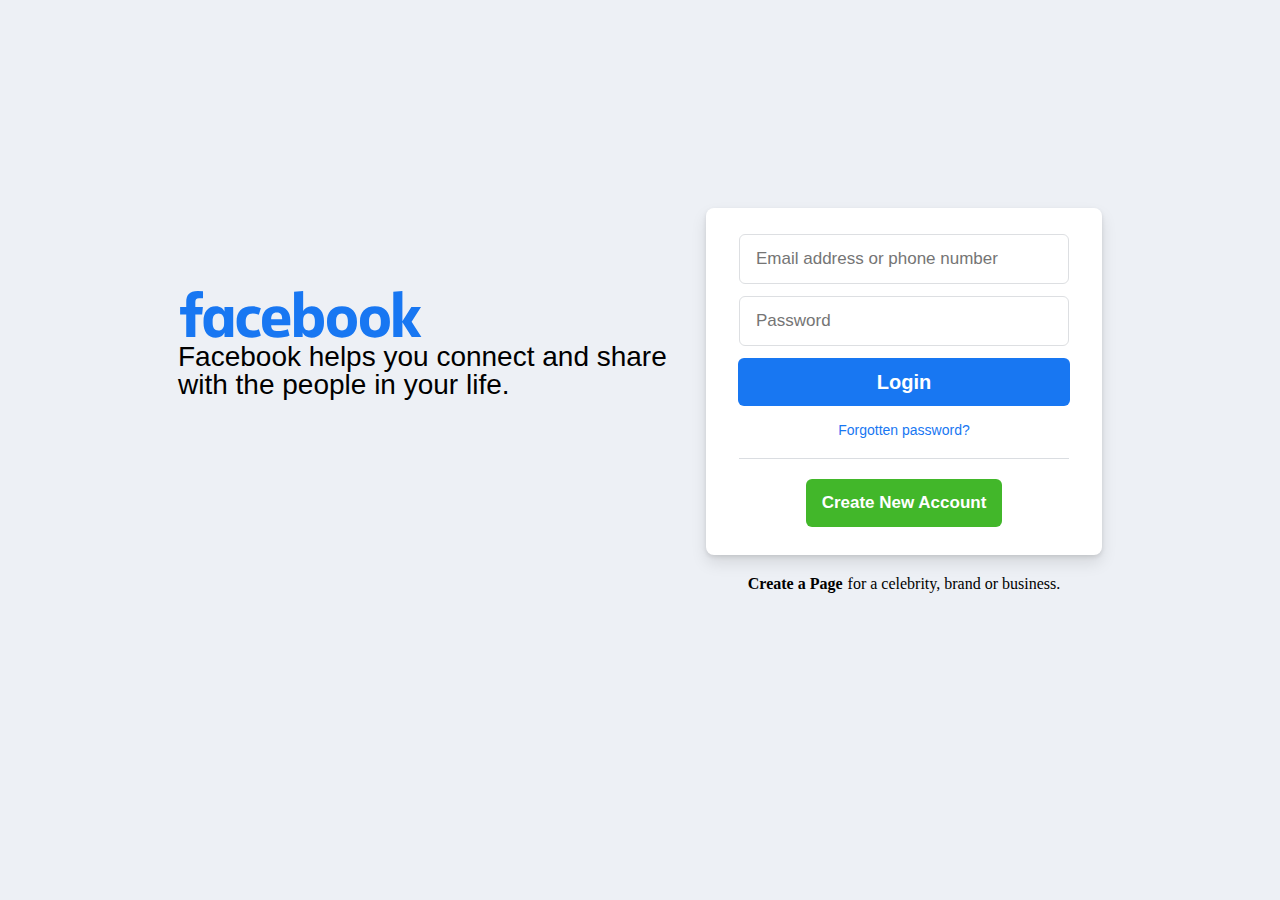
<file: index.html>
<!DOCTYPE html>
<html lang="en">

<head>
    <meta charset="UTF-8">
    <meta http-equiv="X-UA-Compatible" content="IE=edge">
    <meta name="viewport" content="width=device-width, initial-scale=1.0">
    <link rel="shortcut icon" href="images/fb_icon_325x325.png" type="image/x-icon">
    <link rel="stylesheet" href="style.css">
    <title>Facebook</title>
</head>

<body>

    <section class="form_section">
        <div class="face_logo">
            <img src="images/dF5SId3UHWd.svg" alt="Facebook">
            <h2>Facebook helps you connect and share with the people in your life.</h2>
        </div>
        <div class="face_form">
            <form action="home.html" >
                <input type="text" name="email" placeholder="Email address or phone number" />
                <input type="password" name="password" placeholder="Password" />
                <button type="post">Login</button>
                <a href="" class="forget_link">Forgotten password?</a>
                <div class="line"></div>

                <a href="" class="create_link">Create New Account</a>
            </form>
            <div class="celepraty_page"><a href="">Create a Page </a>
                <p>for a celebrity, brand or business.</p>
            </div>
        </div>
    </section>




</body>

</html>
</file>
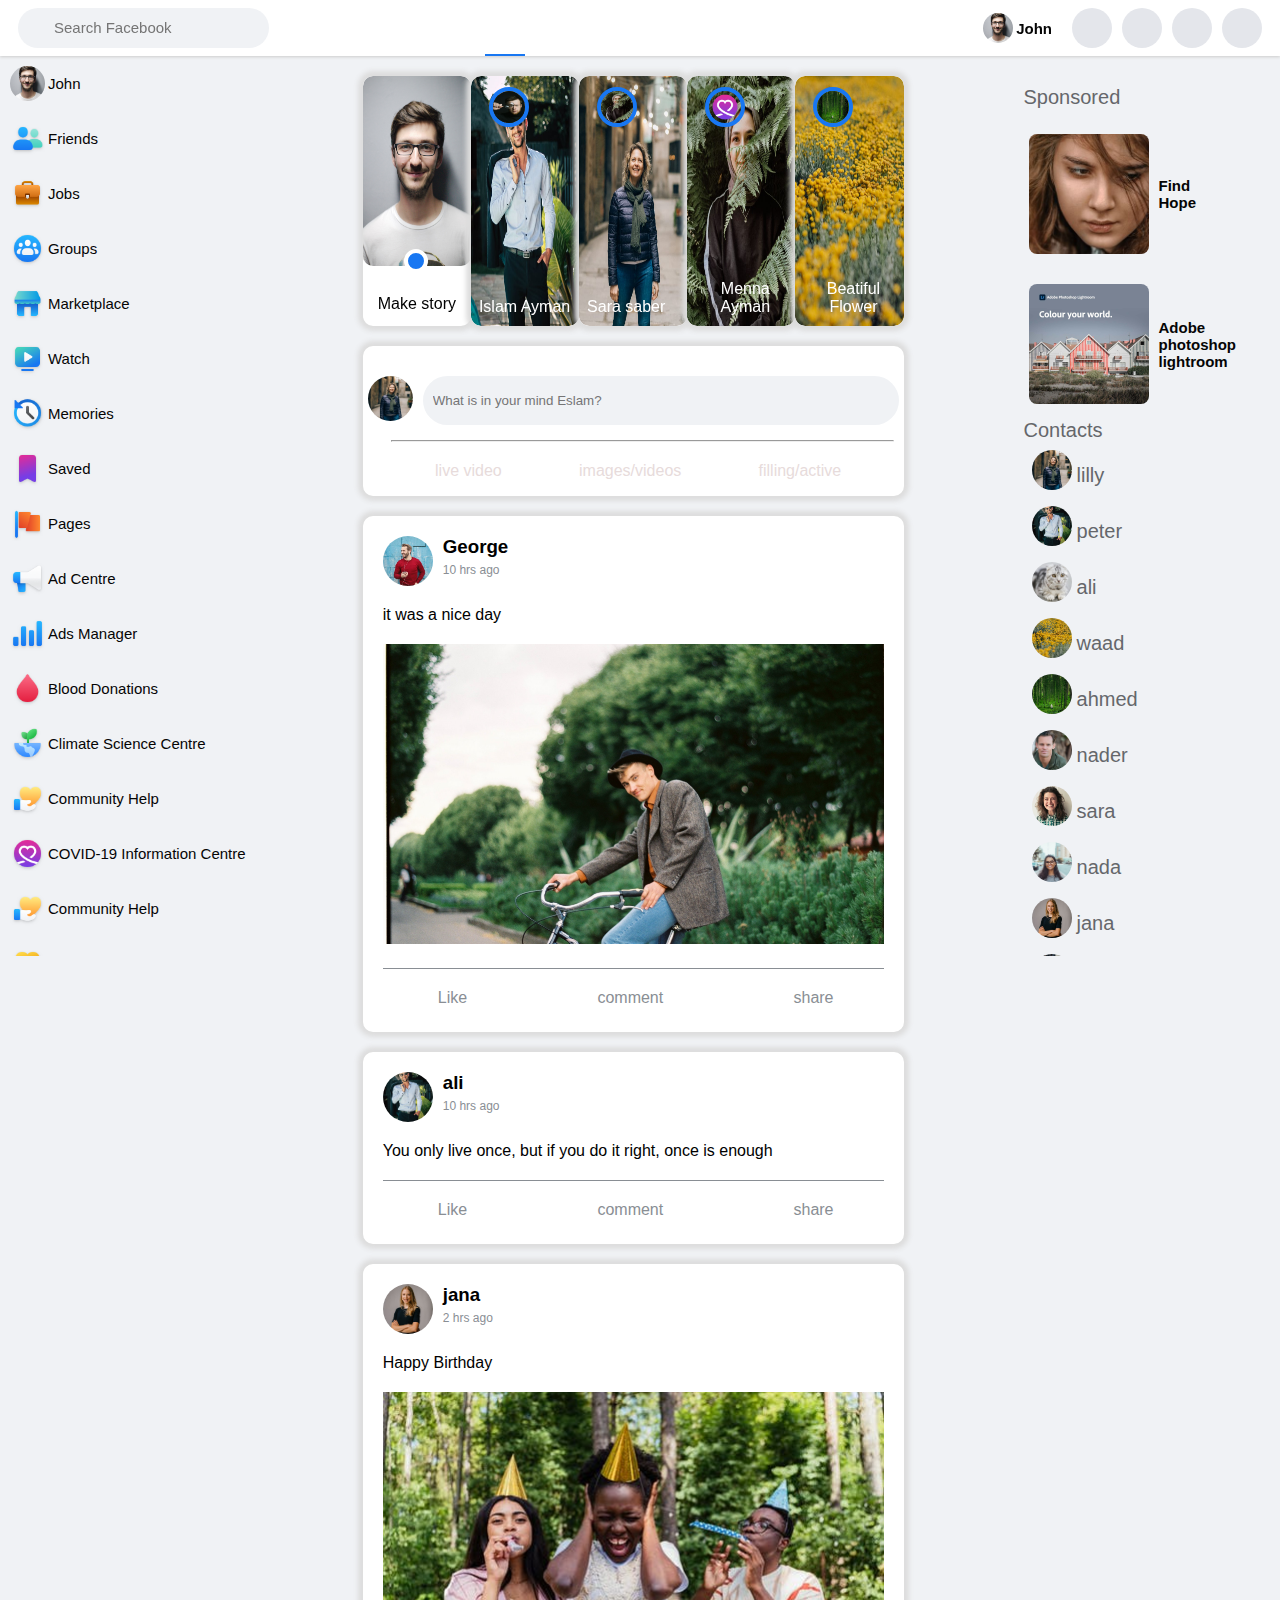
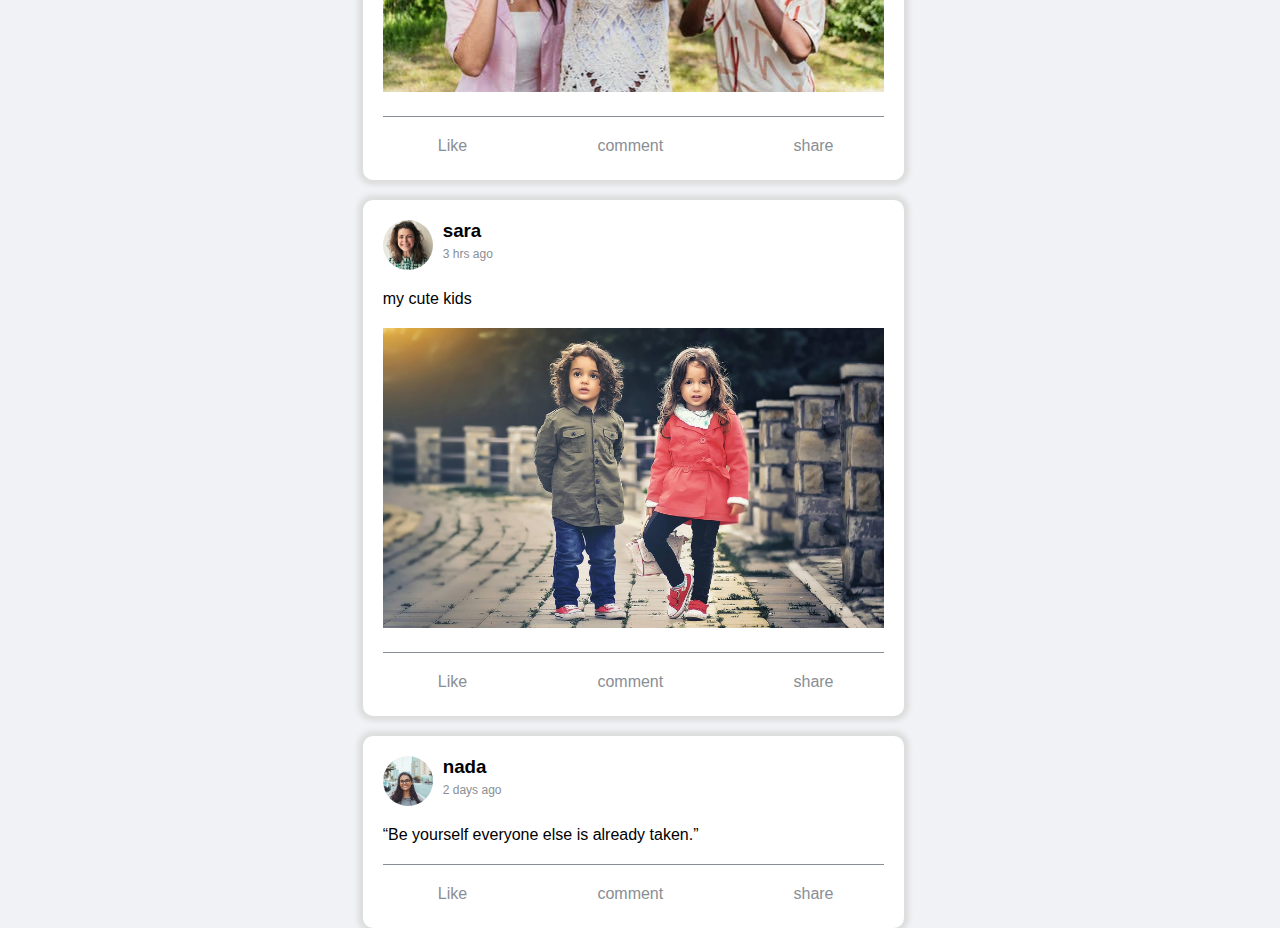
<file: home.html>
<!DOCTYPE html>
<html lang="en">

<head>
    <meta charset="UTF-8">
    <meta http-equiv="X-UA-Compatible" content="IE=edge">
    <meta name="viewport" content="width=device-width, initial-scale=1.0">
    <link rel="stylesheet" href="https://cdnjs.cloudflare.com/ajax/libs/font-awesome/6.0.0-beta2/css/all.min.css"
        integrity="sha512-YWzhKL2whUzgiheMoBFwW8CKV4qpHQAEuvilg9FAn5VJUDwKZZxkJNuGM4XkWuk94WCrrwslk8yWNGmY1EduTA=="
        crossorigin="anonymous" referrerpolicy="no-referrer" />
        <link rel="shortcut icon" href="images/fb_icon_325x325.png" type="image/x-icon">
        <link rel="stylesheet" href="home.css">
    <title>Facebook</title>
</head>

<body>
    <!-- navbar  -->
    <nav>   
        <div class="nav-left">
            <i class="fab fa-facebook"></i>
            <div class="search">
                <input type="text" placeholder="Search Facebook">
                <i class="fas fa-search"></i>
            </div>
        </div>

        <div class="nav-middle">
            <a href="#" class="active">
                <i class="fa fa-home"></i>
            </a>

            <a href="#">
                <i class="fas fa-tv"></i>
            </a>

            <a href="#">
                <i class="fas fa-store"></i>
            </a>

            <a href="#">
                <i class="fa fa-users"></i>
            </a>
            <a href="">
                <i class="fas fa-puzzle-piece"></i>
            </a>
        </div>

        <div class="nav-right">
            <div class="profile">
                <img src="images/pexels-pixabay-220453.jpg" alt="user">
                <p>John</p>

            </div>
            <a href="#">
                <i class="fas fa-bars"></i>
            </a>
            <a href="#">
                <i class="fab fa-facebook-messenger"></i>
            </a>

            <a href="#">
                <i class="fa fa-bell"></i>
            </a>

            <a href="#">
                <i class="fas fa-caret-down"></i>
            </a>
        </div>
    </nav>

    <section class="secall">
        <!-- left side  -->
        <div class="left_side">
            <ul>
                <li>
                    <img class="userImg" src="images/pexels-pixabay-220453.jpg" alt="user">
                    <p>John</p>
                </li>
                <li>
                    <img src="images/-XF4FQcre_i.png" alt="Friends">
                    <p>Friends</p>
                </li>
                <li>
                    <img src="images/EWFR9xI64Mg.png" alt="Jobs">
                    <p>Jobs</p>
                </li>
                <li>
                    <img src="images/mk4dH3FK0jT.png" alt="Groups">
                    <p>Groups</p>
                </li>
                <li>
                    <img src="images/9BDqQflVfXI.png" alt="MarketPlace">
                    <p>Marketplace</p>
                </li>
                <li>
                    <img src="images/A1HlI2LVo58.png" alt="">
                    <p>Watch</p>
                </li>
                <li>
                    <img src="images/AYj2837MmgX.png" alt="user">
                    <p>Memories</p>
                </li>
                <li>
                    <img src="images/2uPlV4oORjU.png" alt="user">
                    <p>Saved</p>
                </li>
                <li>
                    <img src="images/i7hepQ2OeZg.png" alt="user">
                    <p>Pages</p>
                </li>
                <li>
                    <img src="images/_JPdPzLmp9j.png" alt="user">
                    <p>Ad Centre</p>
                </li>
                <li>
                    <img src="images/qR88GIDM38e.png" alt="user">
                    <p>Ads Manager</p>
                </li>
                <li>
                    <img src="images/K4SvMBrrneO.png" alt="user">
                    <p>Blood Donations</p>
                </li>
                <li>
                    <img src="images/tKwWVioirmj.png" alt="user">
                    <p>Climate Science Centre</p>
                </li>
                <li>
                    <img src="images/WreZVYrGEZH.png" alt="user">
                    <p>Community Help</p>
                </li>
                <li>
                    <img src="images/tInzwsw2pVX.png" alt="user">
                    <p>COVID-19 Information Centre</p>
                </li>

                <li>
                    <img src="images/WreZVYrGEZH.png" alt="user">
                    <p>Community Help</p>
                </li>
                <li>
                    <img src="images/c.png" alt="user">
                    <p>Emotional Health</p>
                </li>
                <li>
                    <img src="images/9-o1e6LN_TX.png" alt="user">
                    <p>Events</p>
                </li>
                <li>
                    <img src="images/xH4w-lk44we.png" alt="user">
                    <p>Facebook Pay</p>
                </li>
            </ul>
        </div>
        <!-- the content  -->
        <div class="middle">
            <div class="container">
                <div class="firstleft  ">
                    <img class="firstimg" src="images/pexels-pixabay-220453.jpg" alt="first">
                    <a href="#"><i class="fa-solid fa-plus icons"></i></a>
                    <p>Make story</p>
                </div>
                <div class="firstleft second2">
                    <a href="#"><img class="small" src="images/pexels-photo-9889915.jpeg" alt="second"></a>
                    <img class="firstimg second" src="images/beaty.jpeg" alt="second">
                    <p>Islam Ayman</p>
                </div>
                <div class="firstleft second2">
                    <a href="#"><img class="small" src="images/pexels-photo-8120091.jpeg" alt="third"> </a>
                    <a href="#"><img class="firstimg second" src="images/pexels-photo-4939461.jpeg" alt="first"> </a>
                    <p>Sara saber</p>
                </div>
                <div class="firstleft second2">
                    <a href="#"><img class="small" src="images/tInzwsw2pVX.png" alt="fourth"> </a>
                    <img class="firstimg second" src="images/pexels-photo-8120091.jpeg" alt="first">
                    <p>Menna Ayman</p>
                </div>
                <div class="firstleft second2">
                    <a href="#"><img class="small" src="images/pexels-photo.jpg" alt=""> </a>
                    <img class="firstimg second" src="images/pexels-photo-4691417.jpeg" alt="first">
                    <p>Beatiful Flower</p>
                </div>
            </div>

            <div class="mind">
                <div class="mind2">
                    <a href="#"> <img class="inmind" src="images/pexels-photo-4939461.jpeg" alt="hob"></a>
                    <input type="text" placeholder="What is in your mind Eslam?">
                </div>
                <hr>
                <div class="under">
                    <div class="firstu">
                        <a href="#"><i class="fas fa-video"></i></a>
                        <a href="#" class="caption">live video</a>
                    </div>
                    <div class="firstu">
                        <a href="#"><i class="fas fa-images"></i></a>
                        <a href="#" class="caption">images/videos</a>
                    </div>
                    <div class="firstu">
                        <a href="#"><i class="far fa-laugh"></i></a>
                        <a href="#" class="caption">filling/active</a>
                    </div>


                </div>
            </div>
            <div class="Fpost">
                <div class="postDetails">
                    <div class="postDetail">
                        <img src="images/pexels-photo-846741.jpeg" alt="">
                        <div>
                            <h3>George </h3>
                            <p>10 hrs ago</p>
                        </div>
                    </div>
                    <i class="fas fa-ellipsis-h"></i>
                </div>
                <div class="thepost">
                    <p>it was a nice day</p>
                    <img width="100px" src="images/pexels-yaroslava-borz-10013081.jpg" alt="">
                </div>
                <div class="reacts">
                    <div>
                        <i class="far fa-thumbs-up"></i>

                        <p>Like</p>
                    </div>
                    <div>
                        <i class="far fa-comment"></i>

                        <p>comment</p>
                    </div>
                    <div>
                        <i class="fas fa-share"></i>


                        <p>share</p>
                    </div>

                </div>


            </div>
            <div class="Fpost">
                <div class="postDetails">
                    <div class="postDetail">
                        <img src="images/pexels-photo-1043474.jpeg" alt="">
                        <div>
                            <h3>ali </h3>
                            <p>10 hrs ago</p>
                        </div>
                    </div>
                    <i class="fas fa-ellipsis-h"></i>
                </div>
                <div class="thepost">
                    <p>You only live once, but if you do it right, once is enough</p>
                </div>
                <div class="reacts">
                    <div>
                        <i class="far fa-thumbs-up"></i>

                        <p>Like</p>
                    </div>
                    <div>
                        <i class="far fa-comment"></i>

                        <p>comment</p>
                    </div>
                    <div>
                        <i class="fas fa-share"></i>


                        <p>share</p>
                    </div>

                </div>
            </div>
            <div class="Fpost">
                <div class="postDetails">
                    <div class="postDetail">
                        <img src="images/pexels-photo-1024311.jpeg" alt="">
                        <div>
                            <h3>jana </h3>
                            <p>2 hrs ago</p>
                        </div>
                    </div>
                    <i class="fas fa-ellipsis-h"></i>
                </div>
                <div class="thepost">
                    <p>Happy Birthday</p>
                    <img width="100px" src="images/pexels-photo-8910400.jpeg" alt="">
                </div>
                <div class="reacts">
                    <div>
                        <i class="far fa-thumbs-up"></i>

                        <p>Like</p>
                    </div>
                    <div>
                        <i class="far fa-comment"></i>

                        <p>comment</p>
                    </div>
                    <div>
                        <i class="fas fa-share"></i>


                        <p>share</p>
                    </div>

                </div>


            </div>
            <div class="Fpost">
                <div class="postDetails">
                    <div class="postDetail">
                        <img src="images/pexels-photo-774909.jpeg" alt="">
                        <div>
                            <h3>sara </h3>
                            <p>3 hrs ago</p>
                        </div>
                    </div>
                    <i class="fas fa-ellipsis-h"></i>
                </div>
                <div class="thepost">
                    <p>my cute kids</p>
                    <img width="100px" src="images/child-childrens-baby-children-s.jpg" alt="">
                </div>
                <div class="reacts">
                    <div>
                        <i class="far fa-thumbs-up"></i>

                        <p>Like</p>
                    </div>
                    <div>
                        <i class="far fa-comment"></i>

                        <p>comment</p>
                    </div>
                    <div>
                        <i class="fas fa-share"></i>


                        <p>share</p>
                    </div>

                </div>


            </div>
            <div class="Fpost">
                <div class="postDetails">
                    <div class="postDetail">
                        <img src="images/pexels-photo-1239291.jpeg" alt="">
                        <div>
                            <h3>nada </h3>
                            <p>2 days ago</p>
                        </div>
                    </div>
                    <i class="fas fa-ellipsis-h"></i>
                </div>
                <div class="thepost">
                    <p>“Be yourself everyone else is already taken.”</p>
                </div>
                <div class="reacts">
                    <div>
                        <i class="far fa-thumbs-up"></i>

                        <p>Like</p>
                    </div>
                    <div>
                        <i class="far fa-comment"></i>

                        <p>comment</p>
                    </div>
                    <div>
                        <i class="fas fa-share"></i>


                        <p>share</p>
                    </div>

                </div>
            </div>
        </div>
        <!-- right side  -->

        <div class="right_side">
            <div class="sponsored">
                <p>Sponsored</p>
                <div>
                    <img src="images/251050403_6248445298689_4362938409879778268_n.jpg" alt="">

                    <h3>Find Hope</h3>

                </div>
                <div>
                    <img src="images/236592212_23848122439070201_4651578862776998849_n.jpg" alt="">

                    <h3>Adobe photoshop <br>lightroom</h3>
                </div>
            </div>
            <div class="contacts">
                <div class="contact_icons">
                    <p>Contacts</p>
                    <div>
                        <i class="fas fa-video"></i>
                        <i class="fas fa-search"></i>
                        <i class="fas fa-ellipsis-h"></i>
                    </div>
                </div>

                <ul>
                    <li>
                        <img src="images/pexels-photo-4939461.jpeg" alt="">
                        <p>lilly </p>

                    </li>
                    <li>
                        <img src="images/pexels-photo-1043474.jpeg" alt="">
                        <p>peter</p>
                    </li>
                    <li>
                        <img src="images/pexels-photo-156934.jpeg" alt="">
                        <p>ali</p>
                    </li>
                    <li>
                        <img src="images/pexels-photo-4691417.jpeg" alt="">
                        <p>waad</p>
                    </li>
                    <li>
                        <img src="images/pexels-photo.jpg" alt="">
                        <p>ahmed</p>
                    </li>
                    <li>
                        <img src="images/pexels-photo-1300402.jpeg" alt="">
                        <p>nader</p>
                    </li>
                    <li>
                        <img src="images/pexels-photo-774909.jpeg" alt="">
                        <p>sara</p>
                    </li>
                    <li>
                        <img src="images/pexels-photo-1239291.jpeg" alt="">
                        <p>nada</p>
                    </li>
                    <li>
                        <img src="images/pexels-photo-1024311.jpeg" alt="">
                        <p>jana</p>
                    </li>
                    <li>
                        <img src="images/pexels-photo-1681010.jpeg" alt="">
                        <p>john</p>
                    </li>
                </ul>
            </div>
        </div>
    </section>


</body>

</html>
</file>
<file: style.css>
*{
    padding: 0;
    margin: 0;
    box-sizing: border-box;
}
.form_section{
    display: flex;
    flex-wrap: wrap;
    height: 100vh;
    justify-content: space-evenly;
    align-items: center;
    background: #edf0f5;
    padding: 0 150px;
}
.face_logo{
    margin-top: -100px;
    padding: 0px 0 112px;
    width: 500px;
    text-align: left;
}
.face_logo img{
    height: 106px;
    margin: -28px;

}
.face_logo h2{
    font-size: 28px;
    line-height: 28px;
    font-weight: normal;
    font-family: SFProDisplay-Regular, Helvetica, Arial, sans-serif;

}
.face_form{
    padding: 0px 0 100px;

}
.face_form form{
    display: flex;
    flex-direction: column;
justify-content: center;
align-items: center;
background-color: white;
border-radius: 8px;
box-shadow: 0 2px 4px rgb(0 0 0 / 10%), 0 8px 16px rgb(0 0 0 / 10%);
padding: 20px 0 28px;
    width: 396px;
}
.face_form form input[type="text"],.face_form form input[type="password"]{
    margin: 6px 0;
    border-radius: 6px;
    font-size: 17px;
    padding: 14px 16px;
    width: 330px;
    border: 1px solid #dddfe2;
    line-height: 16px;


}
.face_form form input[type="text"]:focus,.face_form form input[type="password"]:focus{
    border-color: #1877f2;
    caret-color: #1877f2;
    outline: none;



}
.face_form form button{
    margin: 6px 0px 16px 0px;
    background-color: #1877f2;
    border: none;
    border-radius: 6px;
    font-size: 20px;
    line-height: 48px;
    padding: 0 16px;
    width: 332px;
    color: white;
    font-weight: bold;
    font-family: Helvetica, Arial, sans-serif;
    cursor: pointer;
}
.face_form form button:hover{
background-color: #166fe5;
border-color: #365899;
}

.forget_link{
    color: #1877f2;
    font-size: 14px;
    font-weight: 500;
    text-decoration: none;
    font-family: Helvetica, Arial, sans-serif;
}
.forget_link:hover{
    text-decoration: underline;
}
.line{
    width: 330px;
    border-bottom: 1px solid #dadde1;
    margin: 20px 16px;
}
.create_link{
    font-family: Helvetica, Arial, sans-serif;

    border: none;
    border-radius: 6px;
    font-size: 17px;
    line-height: 48px;
    padding: 0 16px;
    background-color: #42b72a;
color: white;
text-decoration: none;
font-weight: bold;

}
.celepraty_page{
    margin-top: 20px;
    display: flex;
    justify-content: center;
}
.celepraty_page a{
    color: black;
    text-decoration: none;
    margin-right: 5px;
    font-weight: bold;
}
.celepraty_page a:hover{
text-decoration: 1px underline;}
@media  only screen and (max-width:895px){
.face_logo{
    padding:40px 50px 10px;
}
}
</file>
<file: home.css>
* {
    margin: 0;
    padding: 0;
    box-sizing: border-box;
    font-family: sans-serif;
}

/**************navbar**********************/
nav {
    height: 56px;
    width: 100%;
    box-shadow: 0px 1px 3px #ccc;
    display: flex;
    justify-content: space-between;
    padding: 8px 13px 0px;
    position: sticky;
    top: 0;
    background-color: white;
    z-index: 3;
}

.nav-left {
    display: flex;
    padding-bottom: 8px;
}

.nav-left .fa-facebook {
    color: #1877f2;
    font-size: 40px;
}

.search {
    position: relative;
}

.search input {
    border: none;
    margin-left: 5px;
    background-color: #f0f2f5;
    border-radius: 50px;
    padding: 7px 16px 9px 36px;
    color: #606770;
    font-size: 15px;
    height: 40px;
}

.search .fa-search {
    color: #606770;
    position: absolute;
    font-size: 15px;
    left: 15px;
    top: 12px;
}

.nav-left input:focus {
    outline: none;
}

.nav-middle {
    display: flex;
    align-items: flex-end;
}

.nav-middle a {
    text-decoration: none;
    color: #65676b;
    font-size: 25px;
    padding: 10px 20px;
    margin: 0px 10px;
    border-radius: 8px;
}

.nav-middle a:hover {
    background-color: rgba(0, 0, 0, 0.05);
}

.nav-middle .active {
    color: #1877f2;
    border-radius: 0px;
    border-bottom: 2px solid #1877f2;
}

.nav-middle .active:hover {
    background-color: white;
}

.nav-right {
    display: flex;
    align-items: center;
    padding-bottom: 8px;

}

.nav-right .profile {
    display: flex;
    align-items: center;
    margin-right: 5px;
    padding: 2px 10px 2px 2px;
    border-radius: 8px;
}

.nav-right .profile:hover {
    background-color: rgba(0, 0, 0, 0.05);
}

.profile img {
    width: 30px;
    height: 30px;
    border-radius: 50%;
    object-fit: cover;
}

.nav-right .profile p {
    color: #050505;
    font-size: 15px;
    font-weight: 600;
    margin-left: 3px;
}

.nav-right a {
    color: #050505;
    background-color: #e4e6eb;
    text-decoration: none;
    font-size: 18px;
    margin: 5px;
    display: flex;
    justify-content: center;
    align-items: center;
    width: 40px;
    height: 40px;
    border-radius: 50%;
}

.nav-right a:hover {
    background-color: #cacaca;
}

/*******end navbar*********/
.secall {
    display: flex;
    justify-content: space-between;
    background-color: #f0f2f5;

}

/**************left side******************/
.left_side {
    background-color: #f0f2f5;
    height: 100vh;
    overflow-y: hidden;
    position: sticky;
    left: 0;
    top: 56px;

    width: 400px;

}

.left_side:hover {
    overflow-y: scroll;
}

::-webkit-scrollbar {
    background: #e5e8eb !important;
    width: 10px;
}

::-webkit-scrollbar-thumb {
    background: #bcc0c4 !important;
    width: 5px;
    border-radius: 5%;
}

.left_side li {
    display: flex;
    align-items: center;
    padding: 10px 10px 10px;
    border-radius: 8px;
}

.left_side li:hover {
    background-color: rgba(0, 0, 0, 0.05);
}

.left_side p {
    color: #050505;
    font-size: 15px;
    font-weight: 400;
    margin-left: 3px;
}

.left_side img {
    width: 35px;
    height: 35px;
    object-fit: cover;
}

.userImg {
    border-radius: 50%;

}

/**************end left side******************/

/**************right side******************/
.right_side {
    background-color: #f0f2f5;
    height: 100vh;
    overflow-y: hidden;
    position: sticky;
    right: 0;
    top: 56px;
    padding: 20px;
    width: 400px;
}

.right_side:hover {
    overflow-y: scroll;


}

.sponsored p {
    color: #65676b;
    font-size: 20px;
    margin-top: 10px;

}

.sponsored div {
    display: flex;
    align-items: center;
    margin-top: 20px;
    color: #050505;
    border-radius: 8px;
    padding: 5px 50px 5px 5px;

}

.sponsored div h3 {
    font-size: 15px;
}

.sponsored div:hover {
    background-color: rgba(0, 0, 0, 0.05);
}

.sponsored img {
    border-radius: 8px;
    width: 120px;
    height: 120px;
    object-fit: cover;
}

.sponsored h3 {
    margin-left: 10px;
}

.contact_icons {
    display: flex;
    justify-content: space-between;
    align-items: flex-end;
}

.contacts p {
    color: #65676b;
    font-size: 20px;
    margin-top: 10px;
}

.contact_icons i {
    color: #65676b;
    margin: 0px 5px;
}

.contacts li {
    display: flex;
    align-items: center;
    padding: 8px;
    border-radius: 8px;
}

.contacts img {
    height: 40px;
    width: 40px;
    object-fit: cover;
    border-radius: 50%;
}

.contacts li p {
    margin-left: 5px;
}

.contacts li:hover {
    background-color: rgba(0, 0, 0, 0.05);
}

/**************end right side******************/

/**********start middle**********/
.middle {
    padding: 0px 100px;

}

.container {
    display: flex;
    justify-content: space-between;
    margin-top: 20px;
}

.firstleft {
    background-color: white;
    overflow: hidden;
    width: 90%;
    height: 250px;
    border-radius: 10px;
    box-shadow: 0 0 5px 5px #ddd;
    position: relative;

}

.firstleft .icons {
    font-size: 20px;
    color: white;
    position: absolute;
    left: 38%;
    top: 69%;
    background-color: #1877F2;
    padding: 8px;
    border-radius: 50%;
    object-fit: cover;
    border: solid 4px white;
}

.firstleft p {
    text-align: center;
    margin-top: 25px;
    color: black;
}

.firstleft .firstimg {
    width: 100%;
    height: 190px;
    border-radius: 10px;
    position: relative;
    transition: all ease-in-out 1s;

}

.second2 {
    position: relative;
}

.second2 .small {
    position: absolute;
    top: 11px;
    left: 18px;
    width: 40px;
    height: 40px;
    border-radius: 50%;
    z-index: 2;
    border: solid 4px #1877F2;
}

.second2 .second {
    height: 100%;
    transition: all ease 2.5s;
}

.second2 .second:hover {
    transform: scale(1.1);
}

.second2 p {
    color: white;
    position: absolute;
    bottom: 10px;
    left: 8px;
}

.mind {
    background: white;
    height: 150px;
    bottom: 140px;
    margin-left: 15px;
    border-radius: 10px;
    box-shadow: 0 0 5px 5px #ddd;
    margin: 20px 0px;
    padding-top: 10px;
}

.mind .inmind {
    border-radius: 50%;
    width: 45px;
    height: 45px;
    margin-right: 10px;
    object-fit: cover;
}

.mind2 {
    display: flex;
    justify-content: center;
    margin-top: 20px;
}

.mind hr {
    margin-top: 15px;
    margin-left: 28px;
    width: 93%;
    background-color: rgb(190, 189, 189);
}

.mind input {
    background: #f0f2f5;
    padding: 10px;
    border-radius: 50px;
    width: 88%;
    outline: none;
    border: none;
}

.mind input:hover {
    background-color: rgba(0, 0, 0, 0.1);
}

.under {
    margin-top: 10px;
    display: flex;
    justify-content: space-evenly;
}

.under .firstu {
    display: flex;
    padding: 5px;
}

.under .firstu:hover {
    background-color: rgba(0, 0, 0, 0.05);
    border-radius: 10px;

}

.under .firstu .caption {
    margin: 5px 0 0 10px;
    color: rgb(231, 219, 219);
    text-decoration: none;
}

.under i {
    font-size: 30px;
}

.fa-video {
    color: #f3425f;
}

.fa-images {
    color: #45bd62;
}

.fa-laugh {
    color: #f7b928;
}

/*********posts*********/
.Fpost {
    background-color: white;
    padding: 20px 20px 5px;
    border-radius: 10px;
    box-shadow: 0 0 5px 5px #ddd;
    margin-top: 20px;
}

.postDetails {
    display: flex;
    justify-content: space-between;
    align-items: center;
}

.postDetail img {
    width: 50px;
    height: 50px;
    object-fit: cover;
    border-radius: 50%;
    margin-right: 10px;
}

.postDetail {
    display: flex;
    justify-content: space-between;
}

.postDetail p {
    color: #898e94;
    font-size: 12px;
    margin-top: 5px;
}

.thepost p {
    margin: 20px 0px;
}

.thepost img {
    width: 100%;
    height: 300px;
    object-fit: cover;
}

.reacts {
    padding: 20px 50px 0;
    border-top: 1px solid #898e94;
    margin: 20px 0;
    display: flex;
    align-items: center;
    justify-content: space-between;
    color: #898e94;

}

.reacts i {
    color: #898e94;
    margin-right: 5px;
}

.reacts div {
    display: flex;
    align-items: center;
}

/* *********end middle********* */
@media only screen and (max-width:1080px) {
    .middle {
        padding: 0px 50px;


    }

    .left_side {
        display: none;


    }

    .search input {
        width: 50px;
    }
}

@media only screen and (max-width:882px) {
    .right_side {
        display: none;


    }

    .nav-middle {
        display: none;
    }
}
</file>
